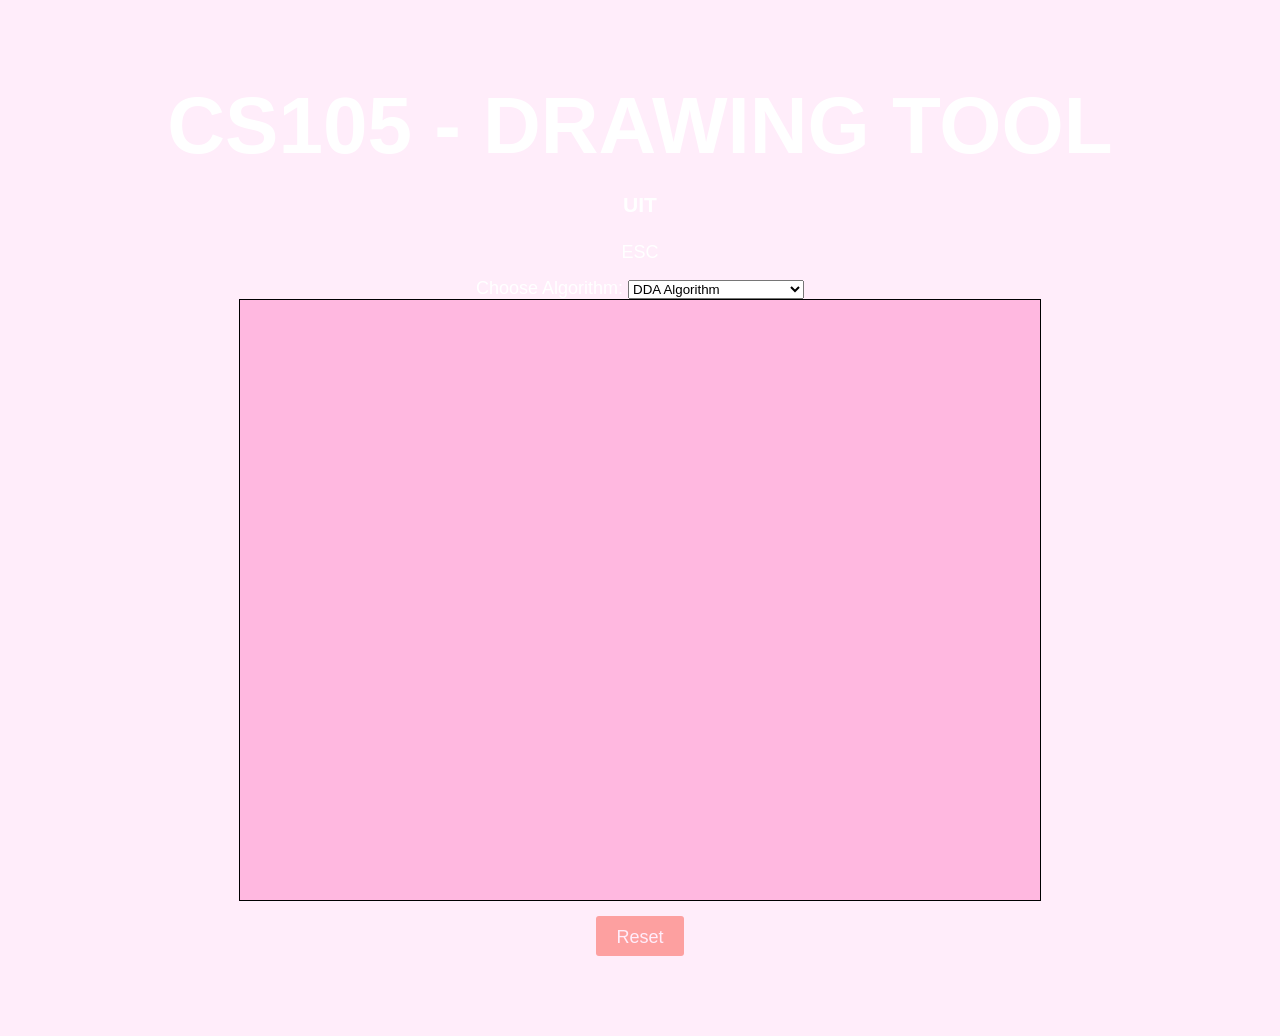
<file: Homework/Lab-01/index.html>
<!DOCTYPE html>
<html lang="en">
<head>
    <meta charset="UTF-8">
    <meta name="viewport" content="width=device-width, initial-scale=1.0">
    <title>Lab 1</title>
    <link href="style/main.css" rel="stylesheet" type="text/css">
    <style>
        body { font-family: Arial, sans-serif; }
        canvas { border: 1px solid black; }
    </style>
</head>
<body>
    <div class="container">
        <div class="heading">
            <h1 class="title">CS105 - DRAWING TOOL</h1>
            <h3 class="author">UIT</h3>
        </div>
        <p class="hint">ESC</p>
        <label for="algorithm">Choose Algorithm:</label>
        <select id="algorithm">
            <option value="dda">DDA Algorithm</option>
            <option value="bresenham">Bresenham Algorithm</option>
            <option value="midpoint">Midpoint Circle Algorithm</option>
            <option value="ellipse">Midpoint Ellipse Algorithm</option>
        </select>
        <div class="main-container">
            <canvas id="canvas"></canvas>
        </div>
        <div class="buttons">
            <button id="reset">Reset</button>
        </div>
        <script>
            let script;
            document.getElementById("algorithm").addEventListener("change", function() {
                if (script) document.body.removeChild(script);
                script = document.createElement("script");
                script.src = "src/" + this.value + ".js";
                document.body.appendChild(script);
            });
            document.getElementById("algorithm").dispatchEvent(new Event("change"));
        </script>
    </div>
</body>
</html>
</file>
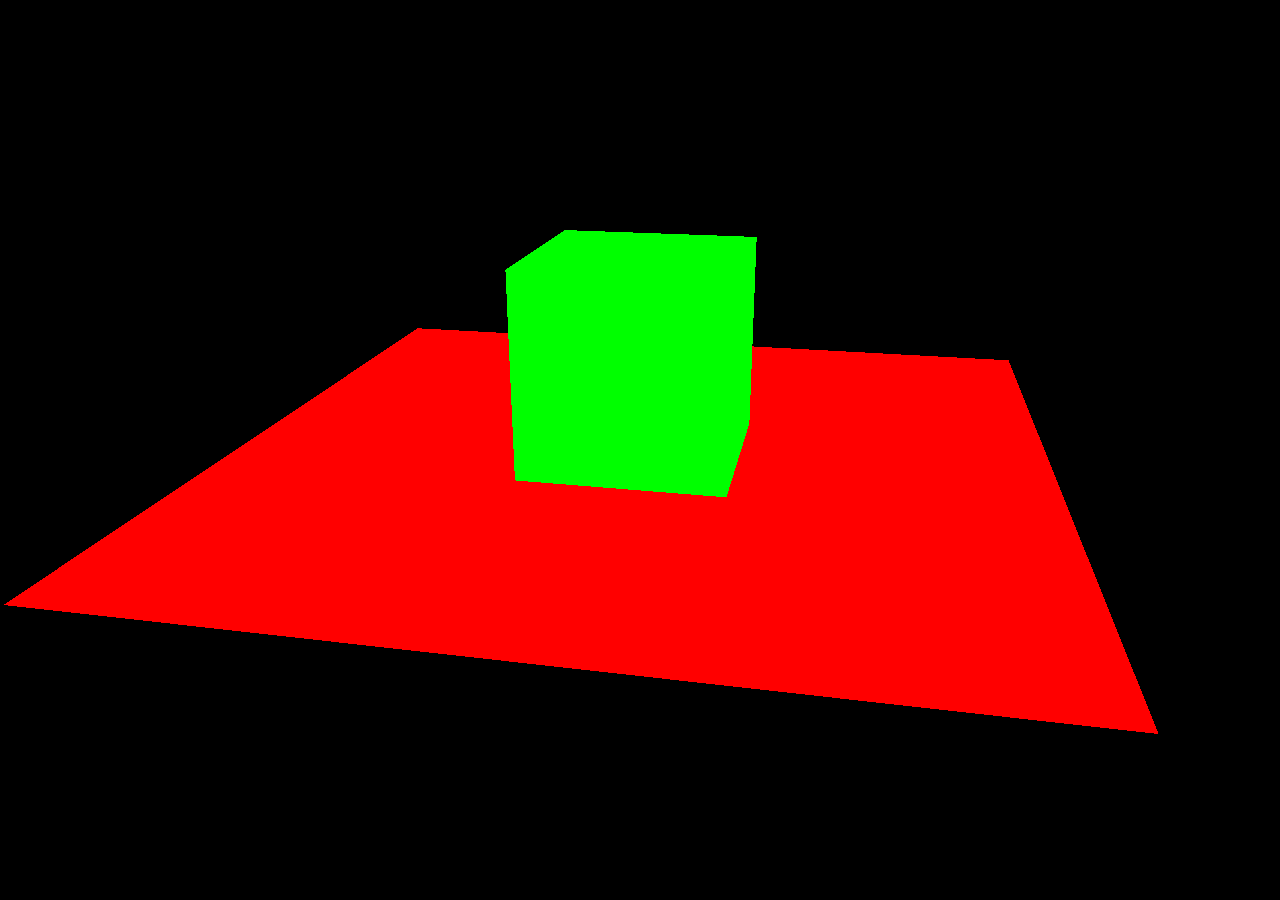
<file: Homework/Lab-04/index.html>
<!DOCTYPE html>
<html>
<head>
    <title>Three.js</title>
    <style type='text/css'>
        html, body {
            margin: 0;
            padding: 0;
            overflow: hidden;
        }
    </style>
</head>
<body>
    <div id="webgl"></div>
    <script src="./lib/three.js"></script>
    <script src="./main.js"></script>
</body>
</html>
</file>
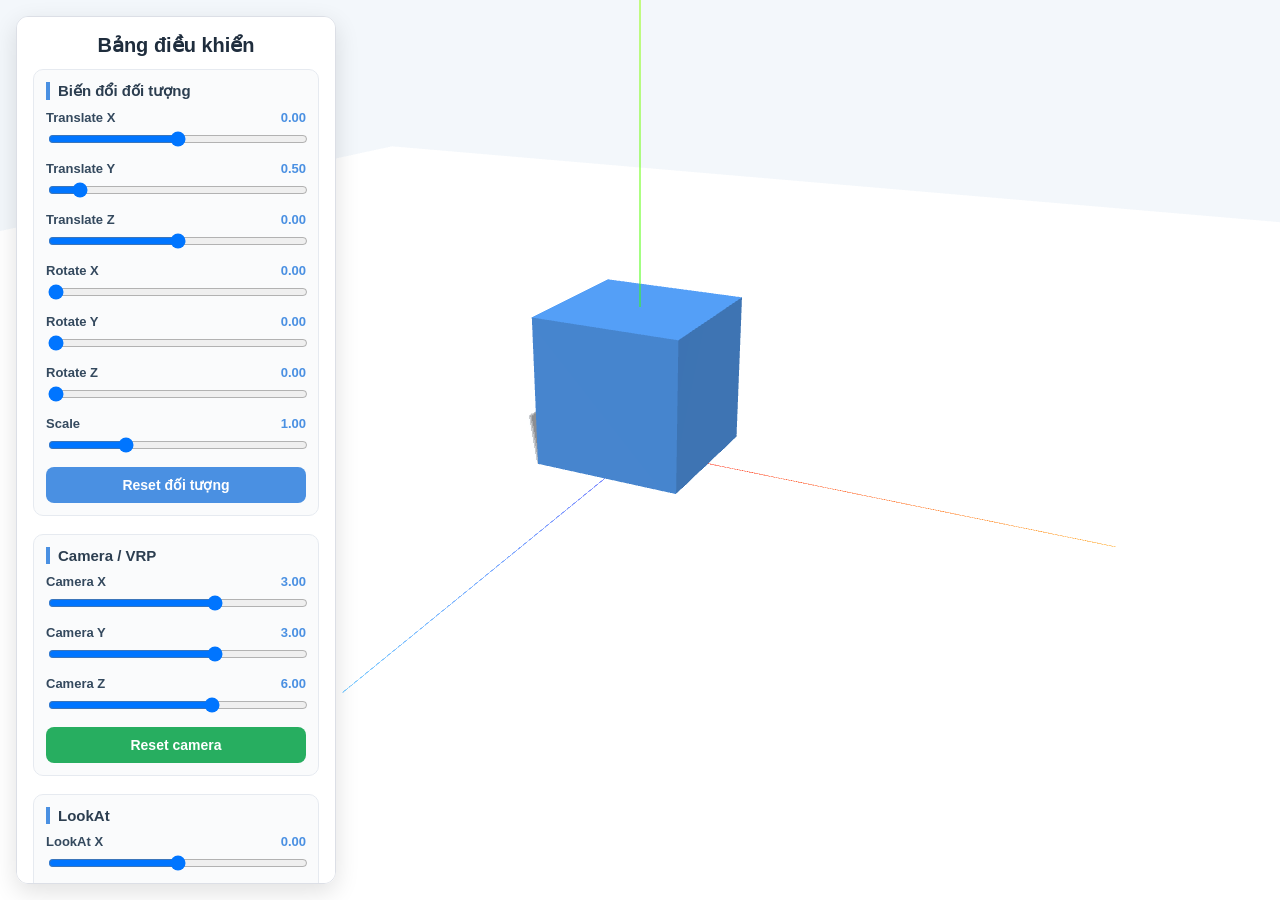
<file: Homework/Lab-05/index.html>
<!DOCTYPE html>
<html lang="vi">
<head>
    <meta charset="UTF-8" />
    <meta name="viewport" content="width=device-width, initial-scale=1.0" />
    <title>Three.js - Biến đổi đối tượng và Camera</title>

    <style>
        * {
            box-sizing: border-box;
        }

        html, body {
            margin: 0;
            padding: 0;
            width: 100%;
            height: 100%;
            overflow: hidden;
            font-family: Arial, Helvetica, sans-serif;
            background: #f4f6f9;
        }

        #webgl {
            width: 100%;
            height: 100%;
        }

        #control-panel {
            position: absolute;
            top: 16px;
            left: 16px;
            width: 320px;
            max-height: calc(100vh - 32px);
            overflow-y: auto;
            background: rgba(255, 255, 255, 0.95);
            border: 1px solid #dcdfe6;
            border-radius: 12px;
            padding: 16px;
            box-shadow: 0 8px 24px rgba(0, 0, 0, 0.12);
            z-index: 100;
        }

        #control-panel h2 {
            margin: 0 0 12px;
            font-size: 20px;
            color: #1f2d3d;
            text-align: center;
        }

        .group {
            margin-bottom: 18px;
            padding: 12px;
            border: 1px solid #e6eaf0;
            border-radius: 10px;
            background: #fafbfc;
        }

        .group-title {
            margin-bottom: 10px;
            font-size: 15px;
            font-weight: bold;
            color: #2c3e50;
            border-left: 4px solid #4a90e2;
            padding-left: 8px;
        }

        .control-item {
            margin-bottom: 10px;
        }

        .control-item:last-child {
            margin-bottom: 0;
        }

        .control-item label {
            display: flex;
            justify-content: space-between;
            align-items: center;
            margin-bottom: 4px;
            font-size: 13px;
            color: #34495e;
            font-weight: 600;
        }

        .control-item span.value {
            min-width: 48px;
            text-align: right;
            color: #4a90e2;
            font-weight: bold;
        }

        .control-item input[type="range"] {
            width: 100%;
            cursor: pointer;
        }

        .button-row {
            display: flex;
            gap: 10px;
            margin-top: 8px;
        }

        button {
            flex: 1;
            border: none;
            border-radius: 8px;
            padding: 10px 12px;
            font-size: 14px;
            font-weight: bold;
            cursor: pointer;
            transition: 0.2s ease;
        }

        #reset-object {
            background: #4a90e2;
            color: white;
        }

        #reset-object:hover {
            background: #357abd;
        }

        #reset-camera {
            background: #27ae60;
            color: white;
        }

        #reset-camera:hover {
            background: #1f8a4c;
        }

        #note {
            margin-top: 10px;
            font-size: 12px;
            line-height: 1.5;
            color: #666;
            background: #fff8e7;
            border: 1px solid #f3df9b;
            border-radius: 8px;
            padding: 10px;
        }

        @media (max-width: 768px) {
            #control-panel {
                width: calc(100vw - 24px);
                left: 12px;
                top: 12px;
                max-height: 55vh;
            }
        }
    </style>
</head>
<body>
    <div id="control-panel">
        <h2>Bảng điều khiển</h2>

        <div class="group">
            <div class="group-title">Biến đổi đối tượng</div>

            <div class="control-item">
                <label>Translate X <span class="value" id="txValue">0</span></label>
                <input type="range" id="translateX" min="-5" max="5" step="0.1" value="0">
            </div>

            <div class="control-item">
                <label>Translate Y <span class="value" id="tyValue">0.5</span></label>
                <input type="range" id="translateY" min="0" max="5" step="0.1" value="0.5">
            </div>

            <div class="control-item">
                <label>Translate Z <span class="value" id="tzValue">0</span></label>
                <input type="range" id="translateZ" min="-5" max="5" step="0.1" value="0">
            </div>

            <div class="control-item">
                <label>Rotate X <span class="value" id="rxValue">0</span></label>
                <input type="range" id="rotateX" min="0" max="6.28" step="0.01" value="0">
            </div>

            <div class="control-item">
                <label>Rotate Y <span class="value" id="ryValue">0</span></label>
                <input type="range" id="rotateY" min="0" max="6.28" step="0.01" value="0">
            </div>

            <div class="control-item">
                <label>Rotate Z <span class="value" id="rzValue">0</span></label>
                <input type="range" id="rotateZ" min="0" max="6.28" step="0.01" value="0">
            </div>

            <div class="control-item">
                <label>Scale <span class="value" id="scaleValue">1</span></label>
                <input type="range" id="scale" min="0.2" max="3" step="0.1" value="1">
            </div>

            <div class="button-row">
                <button id="reset-object">Reset đối tượng</button>
            </div>
        </div>

        <div class="group">
            <div class="group-title">Camera / VRP</div>

            <div class="control-item">
                <label>Camera X <span class="value" id="camXValue">3</span></label>
                <input type="range" id="cameraX" min="-10" max="10" step="0.1" value="3">
            </div>

            <div class="control-item">
                <label>Camera Y <span class="value" id="camYValue">3</span></label>
                <input type="range" id="cameraY" min="-10" max="10" step="0.1" value="3">
            </div>

            <div class="control-item">
                <label>Camera Z <span class="value" id="camZValue">6</span></label>
                <input type="range" id="cameraZ" min="-10" max="15" step="0.1" value="6">
            </div>

            <div class="button-row">
                <button id="reset-camera">Reset camera</button>
            </div>
        </div>

        <div class="group">
            <div class="group-title">LookAt</div>

            <div class="control-item">
                <label>LookAt X <span class="value" id="lookXValue">0</span></label>
                <input type="range" id="lookAtX" min="-5" max="5" step="0.1" value="0">
            </div>

            <div class="control-item">
                <label>LookAt Y <span class="value" id="lookYValue">0</span></label>
                <input type="range" id="lookAtY" min="-5" max="5" step="0.1" value="0">
            </div>

            <div class="control-item">
                <label>LookAt Z <span class="value" id="lookZValue">0</span></label>
                <input type="range" id="lookAtZ" min="-5" max="5" step="0.1" value="0">
            </div>
        </div>

        <div class="group">
            <div class="group-title">Ánh sáng</div>

            <div class="control-item">
                <label>Ambient Light 
                    <span class="value" id="ambientValue">0.6</span>
                </label>
                <input type="range" id="ambientLight" min="0" max="2" step="0.1" value="0.6">
            </div>

            <div class="control-item">
                <label>Directional Light 
                    <span class="value" id="directionalValue">1</span>
                </label>
                <input type="range" id="directionalLight" min="0" max="3" step="0.1" value="1">
            </div>
        </div>

        <div class="group">
            <div class="group-title">Màu sắc</div>

            <div class="control-item">
                <label>Màu khối hộp</label>
                <input type="color" id="boxColor" value="#4a90e2">
            </div>

            <div class="control-item">
                <label>Màu mặt phẳng</label>
                <input type="color" id="planeColor" value="#e5e7eb">
            </div>

            <div class="control-item">
                <label>Màu Ambient Light</label>
                <input type="color" id="ambientColor" value="#ffffff">
            </div>

            <div class="control-item">
                <label>Màu Directional Light</label>
                <input type="color" id="directionalColor" value="#ffffff">
            </div>

            <div class="control-item">
                <label>Màu nền</label>
                <input type="color" id="backgroundColor" value="#f3f7fb">
            </div>
        </div>

        <div id="note">
            Dùng chuột kéo thanh trượt để thay đổi phép tịnh tiến, quay, tỉ lệ của đối tượng, đồng thời thay đổi vị trí camera (VRP) và điểm nhìn LookAt.
        </div>
    </div>

    <div id="webgl"></div>

    <script src="./lib/three.js"></script>
    <script src="./main.js"></script>
</body>
</html>
</file>
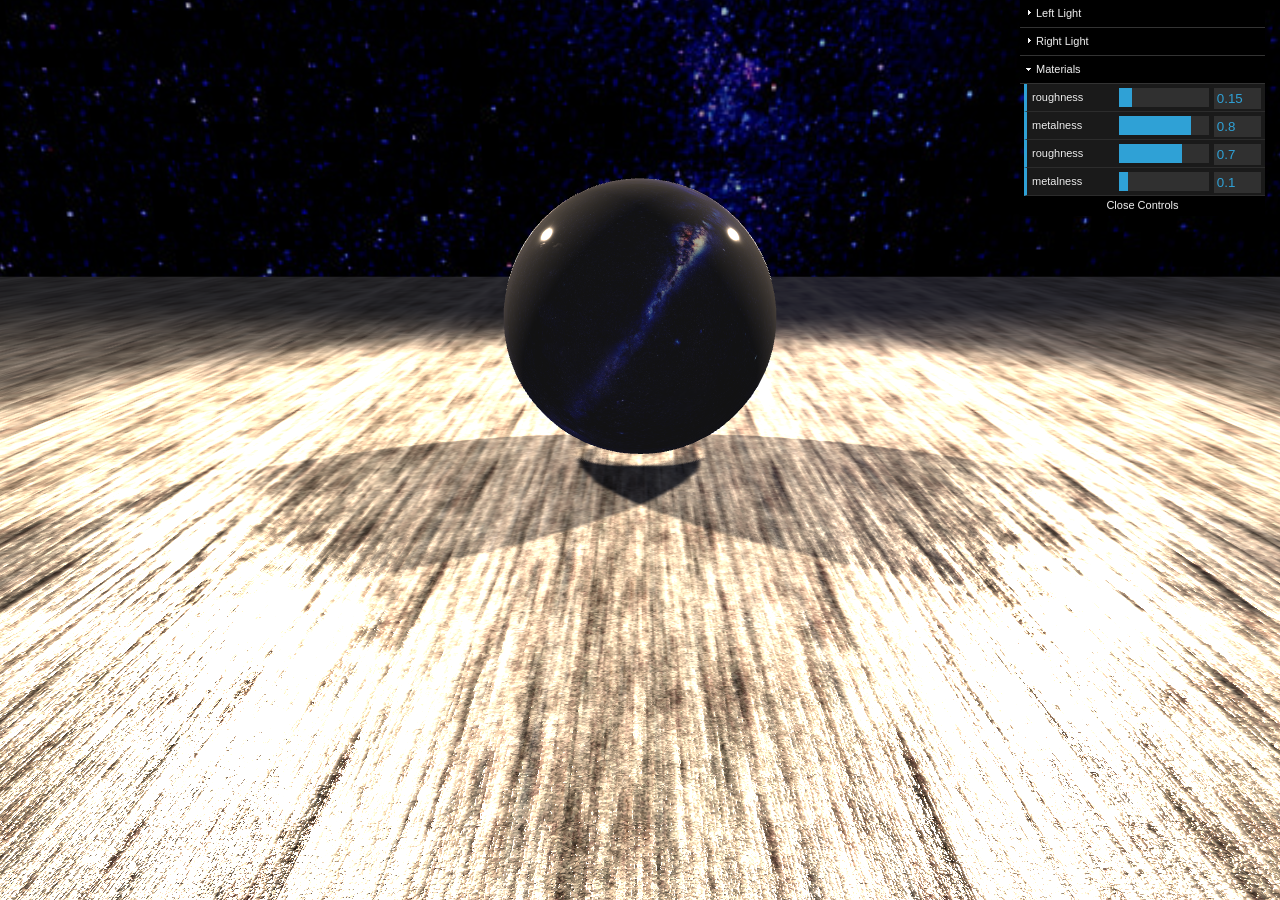
<file: Homework/Lab-06/index.html>
<!DOCTYPE html>
<html lang="vi">
<head>
  <meta charset="UTF-8" />
  <meta name="viewport" content="width=device-width, initial-scale=1.0" />
  <title>Three.js</title>

  <style>
    html, body {
      margin: 0;
      padding: 0;
      overflow: hidden;
      width: 100%;
      height: 100%;
    }

    #webgl {
      width: 100vw;
      height: 100vh;
    }

    canvas {
      display: block;
    }
  </style>
</head>

<body>
  <div id="webgl"></div>

  <script src="./lib/three.js"></script>
  <script src="./lib/OrbitControls.js"></script>
  <script src="./lib/dat.gui.min.js"></script>
  <script src="./main.js"></script>
</body>
</html>
</file>
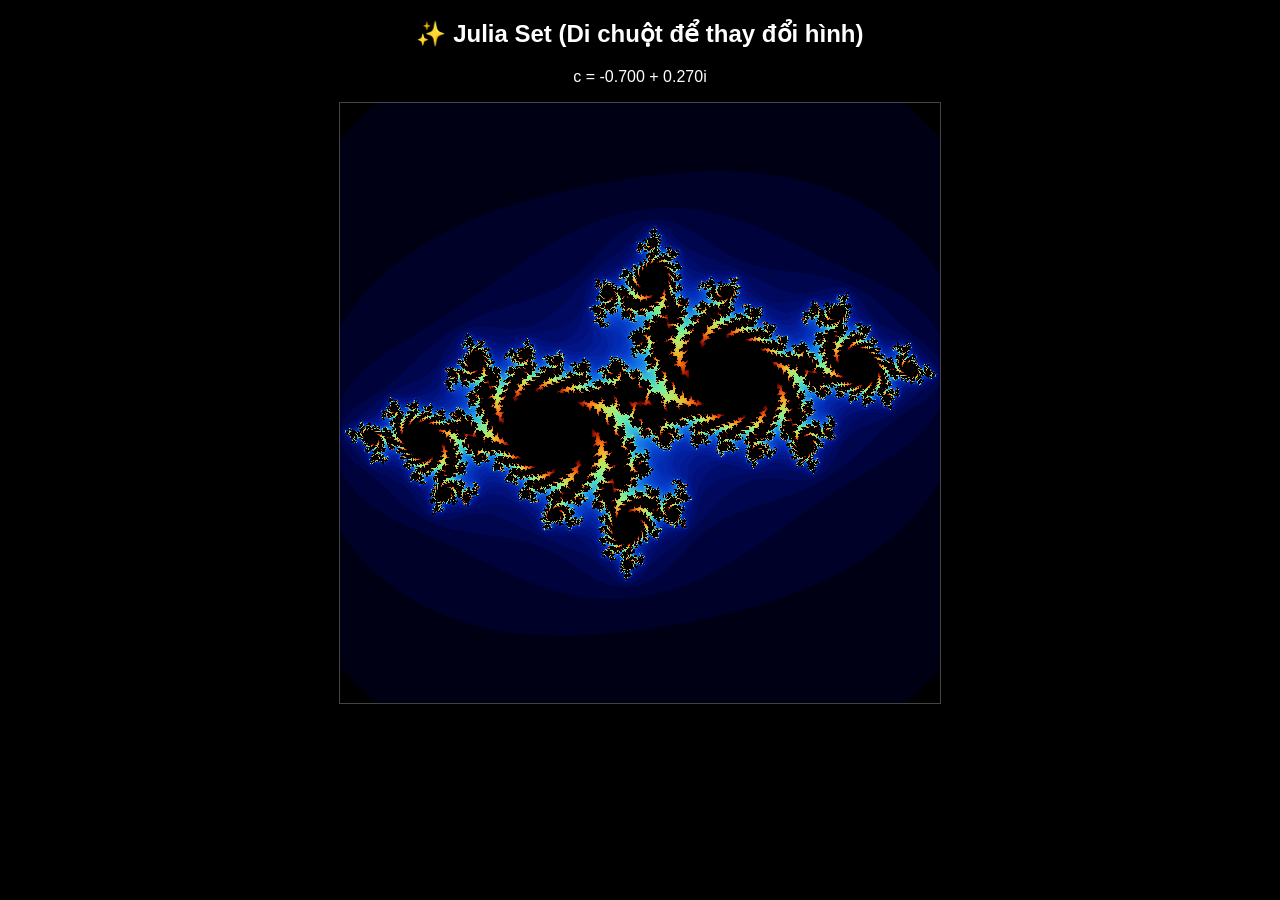
<file: Homework/Lab-03/julia_set.html>
<!DOCTYPE html>
<html lang="vi">
<head>
<meta charset="UTF-8">
<title>Julia Set</title>

<style>
body {
    background: black;
    color: white;
    text-align: center;
    font-family: Arial;
}
canvas {
    border: 1px solid #444;
    cursor: crosshair;
}
</style>
</head>

<body>

<h2>✨ Julia Set (Di chuột để thay đổi hình)</h2>
<p>c = <span id="cval"></span></p>

<canvas id="canvas" width="600" height="600"></canvas>

<script>
const canvas = document.getElementById("canvas");
const ctx = canvas.getContext("2d");

const width = canvas.width;
const height = canvas.height;

let cx = -0.7;
let cy = 0.27015;

const maxIter = 100;

// ==========================
// VẼ JULIA
// ==========================
function drawJulia() {
    const img = ctx.createImageData(width, height);
    const data = img.data;

    for (let px = 0; px < width; px++) {
        for (let py = 0; py < height; py++) {

            let x = (px / width) * 3 - 1.5;
            let y = (py / height) * 3 - 1.5;

            let iter = 0;

            while (x*x + y*y <= 4 && iter < maxIter) {
                let xtemp = x*x - y*y + cx;
                y = 2*x*y + cy;
                x = xtemp;
                iter++;
            }

            let i = (py * width + px) * 4;

            if (iter === maxIter) {
                data[i] = 0;
                data[i+1] = 0;
                data[i+2] = 0;
                data[i+3] = 255;
            } else {
                let t = iter / maxIter;

                data[i]   = 9*(1-t)*t*t*t*255;
                data[i+1] = 15*(1-t)*(1-t)*t*t*255;
                data[i+2] = 8.5*(1-t)*(1-t)*(1-t)*t*255;
                data[i+3] = 255;
            }
        }
    }

    ctx.putImageData(img, 0, 0);

    document.getElementById("cval").innerText =
        cx.toFixed(3) + " + " + cy.toFixed(3) + "i";
}

// ==========================
// INTERACTION
// ==========================
canvas.addEventListener("mousemove", (e) => {
    let rect = canvas.getBoundingClientRect();

    let x = e.clientX - rect.left;
    let y = e.clientY - rect.top;

    // map chuột → giá trị c
    cx = (x / width) * 2 - 1;
    cy = (y / height) * 2 - 1;

    drawJulia();
});

// ==========================
// RUN
// ==========================
drawJulia();

</script>

</body>
</html>
</file>
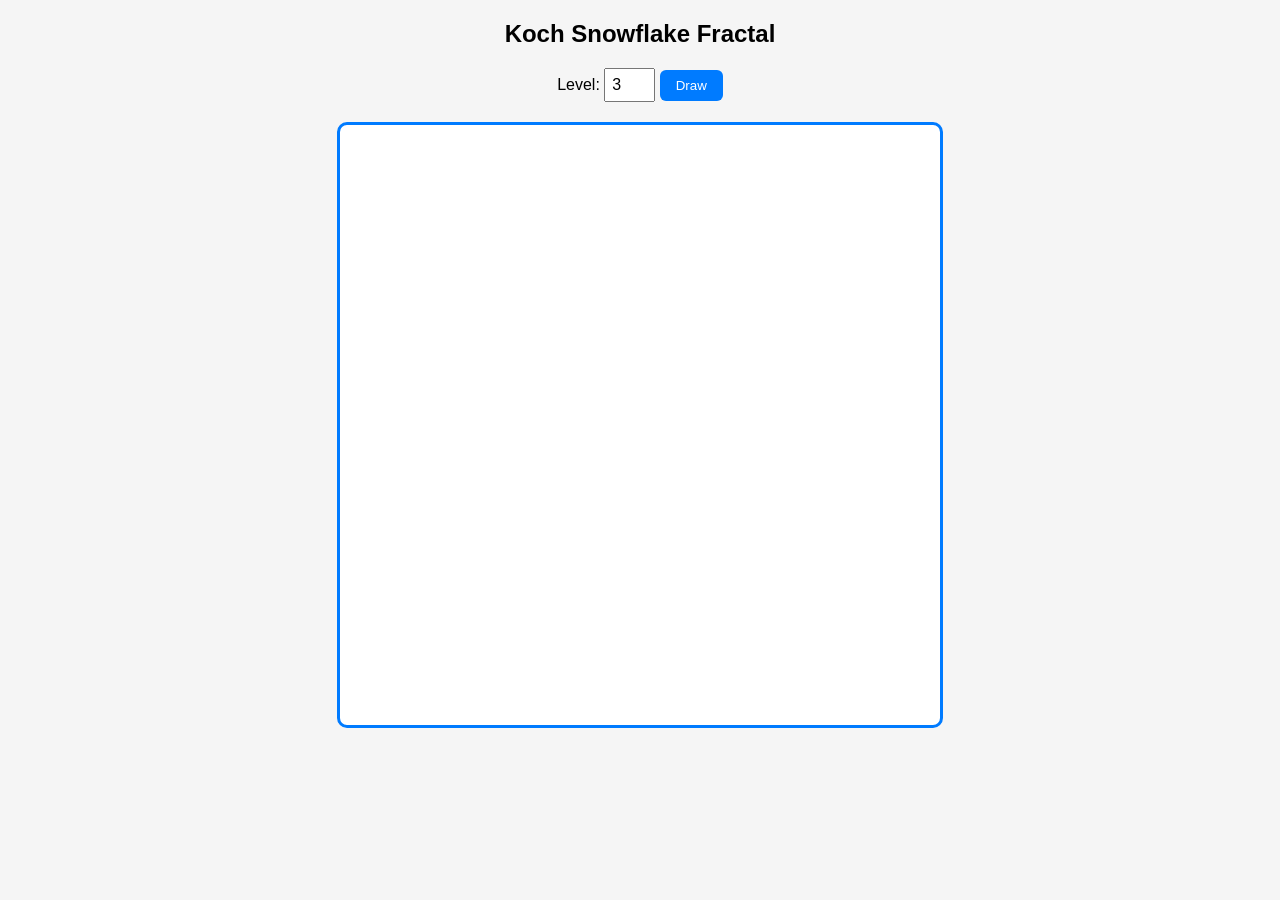
<file: Homework/Lab-03/koch_snowflake.html>
<!DOCTYPE html>
<html lang="en">
<head>
  <meta charset="UTF-8" />
  <title>Koch Snowflake</title>
  <style>
    body {
      text-align: center;
      font-family: Arial;
      background: #f5f5f5;
    }

    canvas {
      border: 3px solid #007bff;
      background: white;
      margin-top: 20px;
      border-radius: 10px;
    }

    .controls {
      margin-top: 20px;
    }

    input {
      padding: 6px;
      font-size: 16px;
    }

    button {
      padding: 8px 16px;
      background: #007bff;
      color: white;
      border: none;
      border-radius: 6px;
      cursor: pointer;
    }
  </style>
</head>
<body>

  <h2>Koch Snowflake Fractal</h2>

  <div class="controls">
    Level:
    <input type="number" id="level" min="0" max="6" value="3">
    <button onclick="render()">Draw</button>
  </div>

  <canvas id="canvas" width="600" height="600"></canvas>

  <script>
    const canvas = document.getElementById("canvas");
    const ctx = canvas.getContext("2d");

    function clearCanvas() {
      ctx.clearRect(0, 0, canvas.width, canvas.height);
    }

    function drawKochSnowflake(level) {
      const size = 350;
      const height = size * Math.sqrt(3) / 2;

      const centerX = canvas.width / 2;
      const centerY = canvas.height / 2;

      const A = { x: centerX, y: centerY - height / 2 };
      const B = { x: centerX - size / 2, y: centerY + height / 2 };
      const C = { x: centerX + size / 2, y: centerY + height / 2 };

      ctx.beginPath();
      ctx.moveTo(A.x, A.y);

      drawKoch(A, B, level);
      drawKoch(B, C, level);
      drawKoch(C, A, level);

      ctx.stroke();
    }

    function drawKoch(p1, p2, level) {
      if (level === 0) {
        ctx.lineTo(p2.x, p2.y);
        return;
      }

      const dx = (p2.x - p1.x) / 3;
      const dy = (p2.y - p1.y) / 3;

      const pa = { x: p1.x + dx, y: p1.y + dy };
      const pb = { x: p1.x + 2 * dx, y: p1.y + 2 * dy };

      const baseAngle = Math.atan2(dy, dx);
      const angle = baseAngle + Math.PI / 3;
      const length = Math.hypot(dx, dy);

      const peak = {
        x: pa.x + Math.cos(angle) * length,
        y: pa.y + Math.sin(angle) * length
      };

      drawKoch(p1, pa, level - 1);
      drawKoch(pa, peak, level - 1);
      drawKoch(peak, pb, level - 1);
      drawKoch(pb, p2, level - 1);
    }

    function render() {
      clearCanvas();

      const level = parseInt(document.getElementById("level").value, 10);
      ctx.strokeStyle = "black";

      drawKochSnowflake(Math.max(0, Math.min(level, 6)));
    }
  </script>

</body>
</html>
</file>
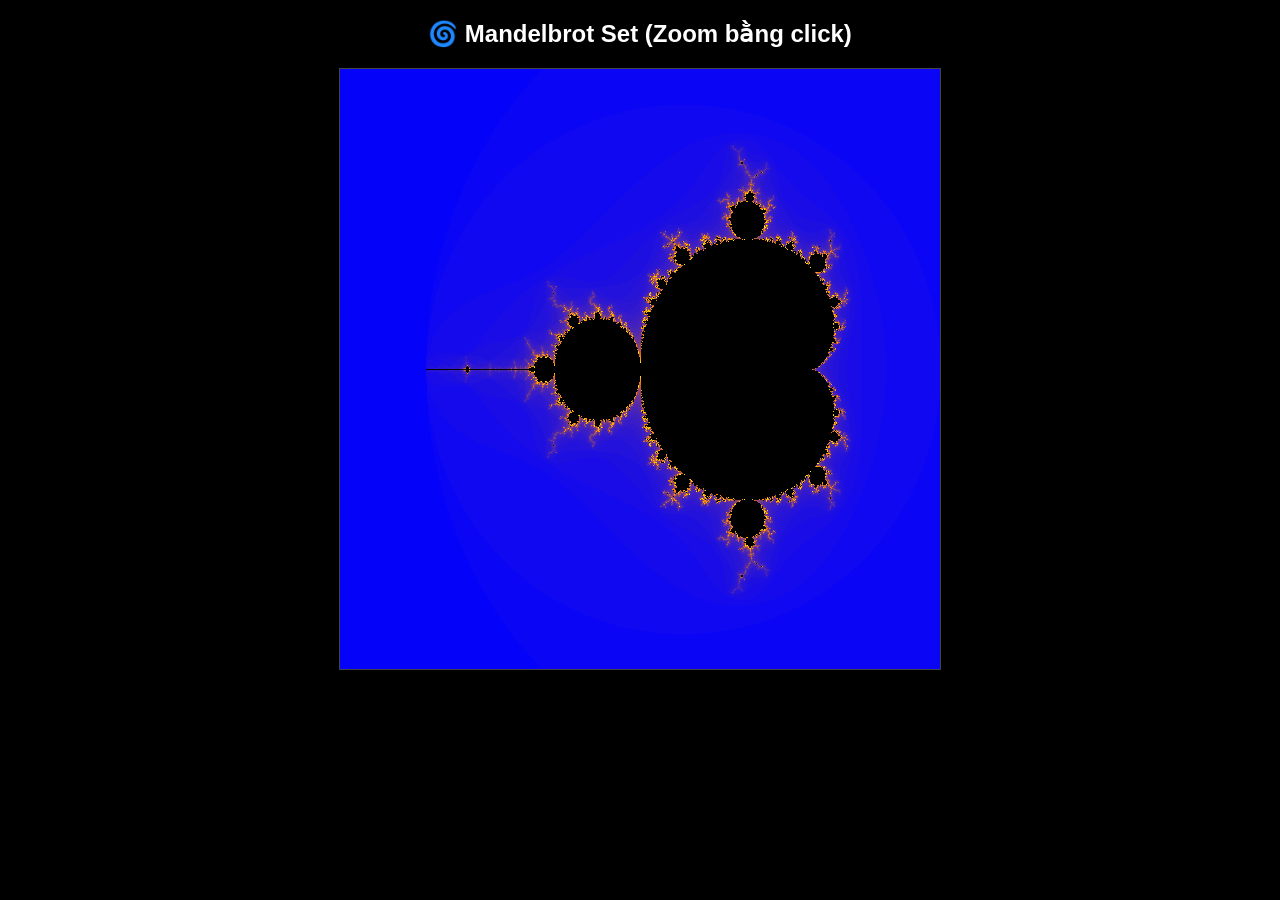
<file: Homework/Lab-03/mandelbrot_set.html>
<!DOCTYPE html>
<html lang="vi">
<head>
<meta charset="UTF-8">
<title>Mandelbrot Set</title>

<style>
body {
    background: black;
    color: white;
    text-align: center;
    font-family: Arial;
}
canvas {
    border: 1px solid #444;
    cursor: crosshair;
}
</style>
</head>

<body>

<h2>🌀 Mandelbrot Set (Zoom bằng click)</h2>
<canvas id="canvas" width="600" height="600"></canvas>

<script>
const canvas = document.getElementById("canvas");
const ctx = canvas.getContext("2d");

let width = canvas.width;
let height = canvas.height;

// vùng phức ban đầu
let xmin = -2.5, xmax = 1;
let ymin = -1.5, ymax = 1.5;

const maxIter = 100;

// ==========================
// VẼ MANDELBROT
// ==========================
function drawMandelbrot() {
    const image = ctx.createImageData(width, height);
    const data = image.data;

    for (let px = 0; px < width; px++) {
        for (let py = 0; py < height; py++) {

            let x0 = xmin + (px / width) * (xmax - xmin);
            let y0 = ymin + (py / height) * (ymax - ymin);

            let x = 0;
            let y = 0;
            let iter = 0;

            while (x*x + y*y <= 4 && iter < maxIter) {
                let xtemp = x*x - y*y + x0;
                y = 2*x*y + y0;
                x = xtemp;
                iter++;
            }

            let index = (py * width + px) * 4;

            if (iter === maxIter) {
                // điểm thuộc Mandelbrot → đen
                data[index] = 0;
                data[index+1] = 0;
                data[index+2] = 0;
                data[index+3] = 255;
            } else {
                // màu gradient
                let color = iter * 5;

                data[index] = color;
                data[index+1] = color * 0.5;
                data[index+2] = 255 - color;
                data[index+3] = 255;
            }
        }
    }

    ctx.putImageData(image, 0, 0);
}

// ==========================
// ZOOM (click chuột)
// ==========================
canvas.addEventListener("click", function(e) {
    let rect = canvas.getBoundingClientRect();

    let x = e.clientX - rect.left;
    let y = e.clientY - rect.top;

    let cx = xmin + (x / width) * (xmax - xmin);
    let cy = ymin + (y / height) * (ymax - ymin);

    let zoom = 0.5;

    let dx = (xmax - xmin) * zoom;
    let dy = (ymax - ymin) * zoom;

    xmin = cx - dx/2;
    xmax = cx + dx/2;
    ymin = cy - dy/2;
    ymax = cy + dy/2;

    drawMandelbrot();
});

// ==========================
// RUN
// ==========================
drawMandelbrot();

</script>

</body>
</html>
</file>
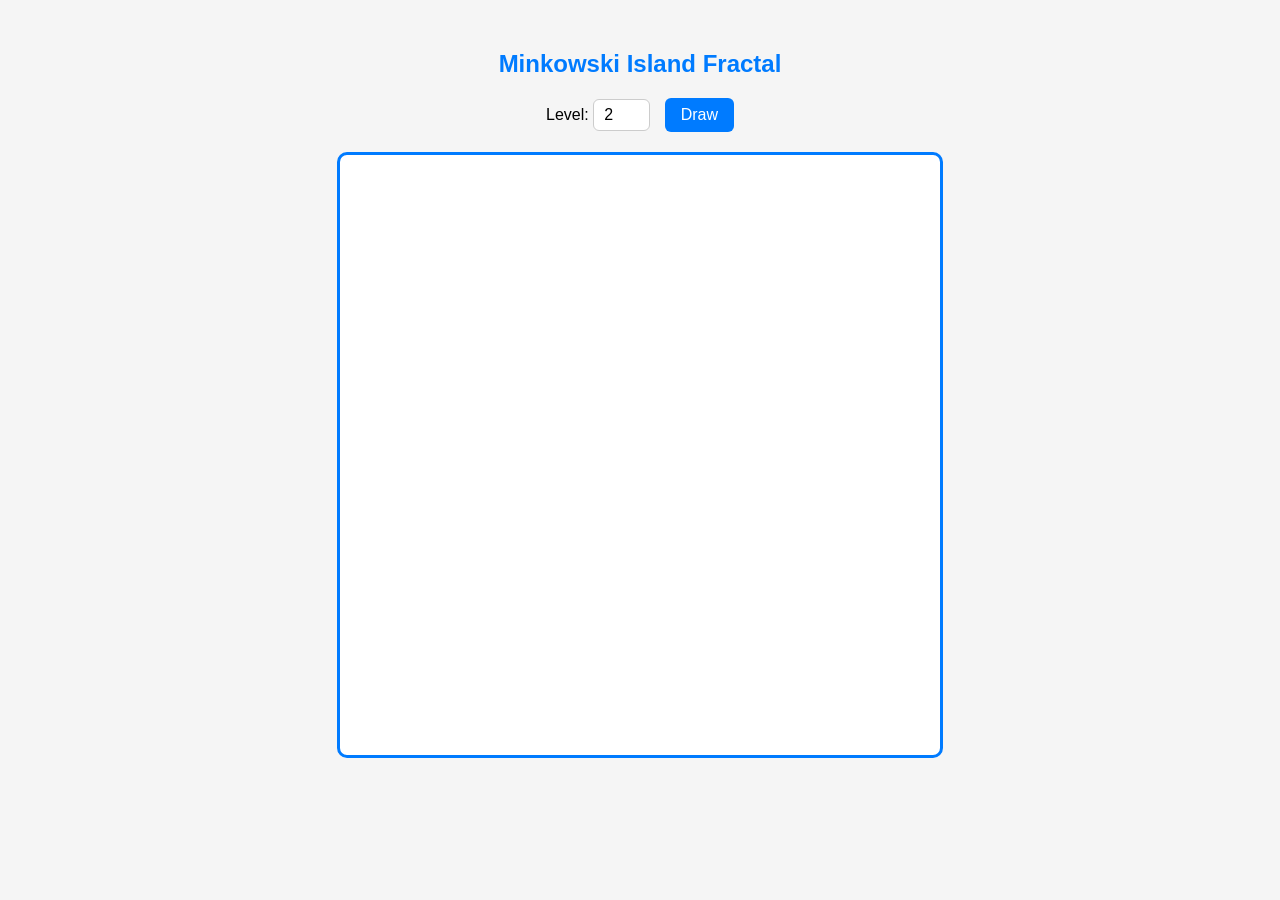
<file: Homework/Lab-03/minkowski.html>
<!DOCTYPE html>
<html lang="en">
<head>
  <meta charset="UTF-8" />
  <title>Minkowski Island</title>
  <style>
    body {
      text-align: center;
      font-family: Arial, sans-serif;
      background: #f5f5f5;
      margin: 0;
      padding: 30px;
    }

    h2 {
      color: #007bff;
      margin-bottom: 20px;
    }

    .controls {
      margin-bottom: 20px;
    }

    input {
      padding: 6px 10px;
      font-size: 16px;
      border: 1px solid #ccc;
      border-radius: 6px;
    }

    button {
      padding: 8px 16px;
      font-size: 16px;
      border: none;
      border-radius: 6px;
      background: #007bff;
      color: white;
      cursor: pointer;
      margin-left: 10px;
    }

    button:hover {
      background: #005ecb;
    }

    canvas {
      border: 3px solid #007bff;
      background: white;
      border-radius: 10px;
    }
  </style>
</head>
<body>
  <h2>Minkowski Island Fractal</h2>

  <div class="controls">
    Level:
    <input type="number" id="level" min="0" max="5" value="2">
    <button onclick="render()">Draw</button>
  </div>

  <canvas id="canvas" width="600" height="600"></canvas>

  <script>
    const canvas = document.getElementById("canvas");
    const ctx = canvas.getContext("2d");

    function clearCanvas() {
      ctx.clearRect(0, 0, canvas.width, canvas.height);
    }

    function drawMinkowskiIsland(ctx, level) {
      const size = 300;
      const startX = 150;
      const startY = 150;

      const square = [
        { x: startX, y: startY + size },       // Bottom-left
        { x: startX + size, y: startY + size },// Bottom-right
        { x: startX + size, y: startY },       // Top-right
        { x: startX, y: startY }               // Top-left
      ];

      ctx.beginPath();
      ctx.moveTo(square[0].x, square[0].y);

      for (let i = 0; i < 4; i++) {
        const from = square[i];
        const to = square[(i + 1) % 4];
        const path = generateMinkowskiEdge(from, to, level);

        for (let j = 1; j < path.length; j++) {
          ctx.lineTo(path[j].x, path[j].y);
        }
      }

      ctx.closePath();
      ctx.stroke();
    }

    function generateMinkowskiEdge(p1, p2, level) {
      if (level === 0) return [p1, p2];

      const dx = p2.x - p1.x;
      const dy = p2.y - p1.y;
      const length = Math.sqrt(dx * dx + dy * dy);

      const dirX = dx / length;
      const dirY = dy / length;
      const segment = length / 4;

      const points = [];

      const A = {
        x: p1.x + dirX * segment,
        y: p1.y + dirY * segment
      };
      points.push(...generateMinkowskiEdge(p1, A, level - 1));

      const B1 = {
        x: A.x + dirX * segment,
        y: A.y + dirY * segment
      };

      const normalDir = {
        x: -dirY,
        y: dirX
      };

      const B2 = {
        x: A.x + normalDir.x * segment,
        y: A.y + normalDir.y * segment
      };

      const B3 = {
        x: B2.x + dirX * segment,
        y: B2.y + dirY * segment
      };

      points.push(...generateMinkowskiEdge(A, B2, level - 1));
      points.push(...generateMinkowskiEdge(B2, B3, level - 1));
      points.push(...generateMinkowskiEdge(B3, B1, level - 1));

      const flipNormal = {
        x: -normalDir.x,
        y: -normalDir.y
      };

      const C1 = {
        x: B1.x + flipNormal.x * segment,
        y: B1.y + flipNormal.y * segment
      };

      const C2 = {
        x: C1.x + dirX * segment,
        y: C1.y + dirY * segment
      };

      const C3 = {
        x: B1.x + dirX * segment,
        y: B1.y + dirY * segment
      };

      points.push(...generateMinkowskiEdge(B1, C1, level - 1));
      points.push(...generateMinkowskiEdge(C1, C2, level - 1));
      points.push(...generateMinkowskiEdge(C2, C3, level - 1));

      points.push(...generateMinkowskiEdge(C3, p2, level - 1));

      return deduplicatePoints(points);
    }

    function deduplicatePoints(points) {
      const result = [];
      for (let i = 0; i < points.length; i++) {
        if (
          i === 0 ||
          points[i].x !== points[i - 1].x ||
          points[i].y !== points[i - 1].y
        ) {
          result.push(points[i]);
        }
      }
      return result;
    }

    function render() {
      clearCanvas();

      const level = parseInt(document.getElementById("level").value, 10);
      ctx.strokeStyle = "black";
      ctx.lineWidth = 1.2;

      drawMinkowskiIsland(ctx, Math.max(0, Math.min(level, 4)));
    }
  </script>
</body>
</html>
</file>
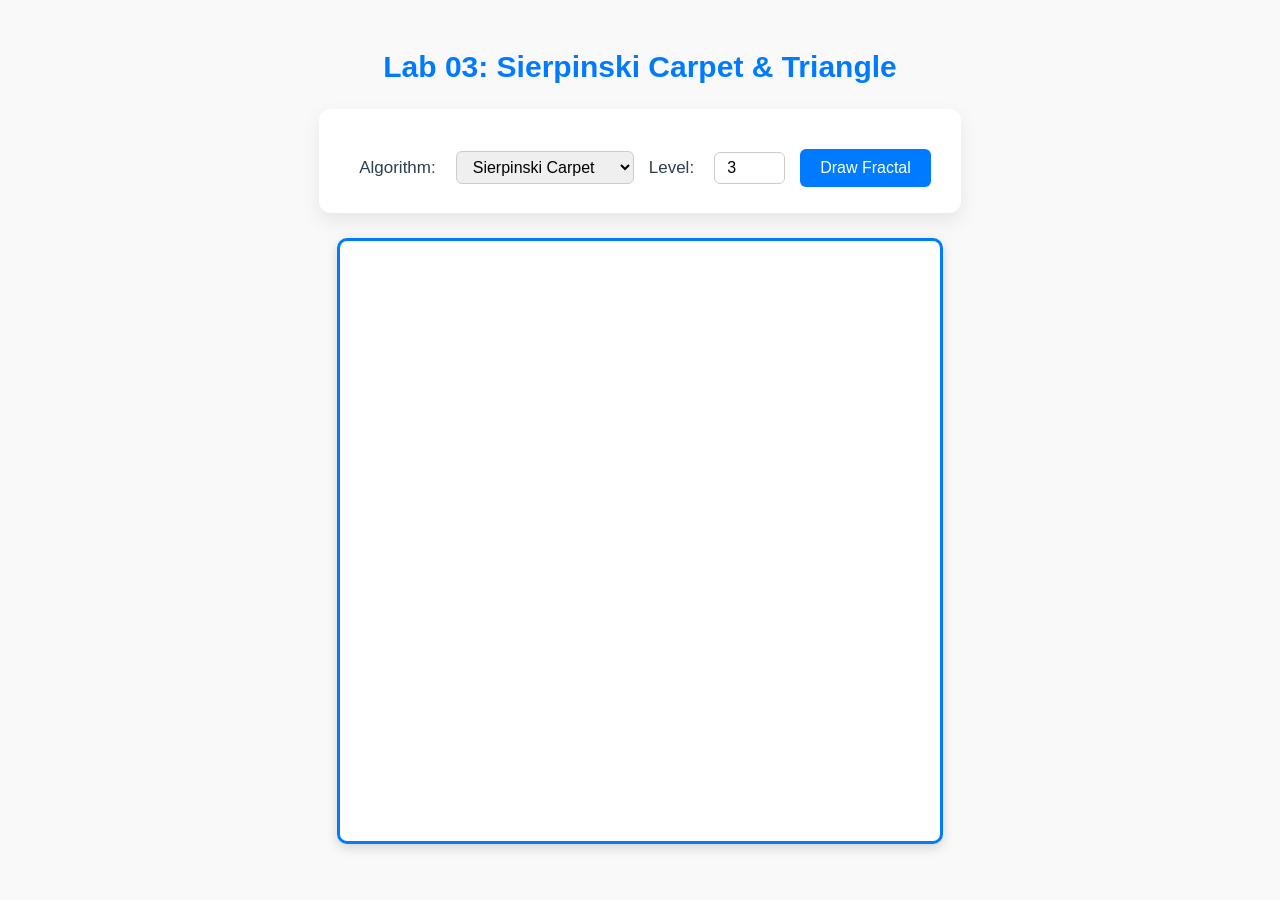
<file: Homework/Lab-03/sierpinski_carpet_and_sierpinski_triangle.html>
<!DOCTYPE html>
<html lang="en">
<head>
  <meta charset="UTF-8" />
  <meta name="viewport" content="width=device-width, initial-scale=1.0" />
  <title>Fractal Graphic - Carpet & Triangle</title>
  <style>
    html, body {
      margin: 0;
      padding: 0;
      background: #f9f9f9;
      color: #2c3e50;
      font-family: "Segoe UI", "Clear Sans", "Helvetica Neue", Arial, sans-serif;
      font-size: 18px;
    }

    body {
      text-align: center;
      padding: 40px 20px;
    }

    h2 {
      margin-top: 10px;
      font-size: 30px;
      color: #007bff;
    }

    canvas {
      border: 3px solid #007bff;
      background-color: #ffffff;
      margin-top: 25px;
      box-shadow: 0 4px 12px rgba(0, 0, 0, 0.15);
      display: block;
      margin-left: auto;
      margin-right: auto;
      border-radius: 10px;
    }

    .controls {
      margin-top: 0;
      background-color: #ffffff;
      padding: 25px 30px;
      display: inline-block;
      border-radius: 12px;
      box-shadow: 0 8px 20px rgba(0, 0, 0, 0.08);
    }

    .controls label {
      display: inline-block;
      margin: 10px;
      font-size: 17px;
      font-weight: 500;
    }

    .controls input,
    .controls select {
      padding: 6px 12px;
      font-size: 16px;
      border: 1px solid #ccc;
      border-radius: 6px;
      outline: none;
      margin-left: 5px;
    }

    .controls input:focus,
    .controls select:focus {
      border-color: #007bff;
      box-shadow: 0 0 5px rgba(0, 121, 107, 0.3);
    }

    button {
      background-color: #007bff;
      color: white;
      border: none;
      padding: 10px 20px;
      border-radius: 6px;
      font-size: 16px;
      margin-left: 10px;
      margin-top: 15px;
      cursor: pointer;
      transition: background-color 0.2s ease, transform 0.2s ease;
    }

    button:hover {
      background-color: #004d40;
      transform: translateY(-2px);
    }
  </style>
</head>
<body>
  <h2>Lab 03: Sierpinski Carpet & Triangle</h2>

  <div class="controls">
    <label for="algorithm">Algorithm:</label>
    <select id="algorithm">
      <option value="carpet">Sierpinski Carpet</option>
      <option value="triangle">Sierpinski Triangle</option>
    </select>

    <label for="level">Level:</label>
    <input type="number" id="level" min="1" max="10" value="3">

    <button onclick="renderFractal()">Draw Fractal</button>
  </div>

  <canvas id="canvas" width="600" height="600"></canvas>

  <script>
    const canvas = document.getElementById("canvas");
    const ctx = canvas.getContext("2d");

    function clearCanvas() {
      ctx.clearRect(0, 0, canvas.width, canvas.height);
    }

    function drawSierpinski(ctx, x, y, size, level) {
      if (level === 1) {
        ctx.fillRect(x, y, size, size);
        return;
      }

      const newSize = size / 3;
      for (let dx = 0; dx < 3; dx++) {
        for (let dy = 0; dy < 3; dy++) {
          if (dx === 1 && dy === 1) continue;
          drawSierpinski(
            ctx,
            x + dx * newSize,
            y + dy * newSize,
            newSize,
            level - 1
          );
        }
      }
    }

    function midpoint(p1, p2) {
      return {
        x: (p1.x + p2.x) / 2,
        y: (p1.y + p2.y) / 2
      };
    }

    function drawSierpinskiTriangle(ctx, p1, p2, p3, level) {
      if (level === 1) {
        ctx.beginPath();
        ctx.moveTo(p1.x, p1.y);
        ctx.lineTo(p2.x, p2.y);
        ctx.lineTo(p3.x, p3.y);
        ctx.closePath();
        ctx.fill();
        return;
      }

      const m1 = midpoint(p1, p2);
      const m2 = midpoint(p2, p3);
      const m3 = midpoint(p3, p1);

      drawSierpinskiTriangle(ctx, p1, m1, m3, level - 1);
      drawSierpinskiTriangle(ctx, m1, p2, m2, level - 1);
      drawSierpinskiTriangle(ctx, m3, m2, p3, level - 1);
    }

    function renderFractal() {
      clearCanvas();

      const algorithm = document.getElementById("algorithm").value;
      const level = parseInt(document.getElementById("level").value, 10);

      ctx.fillStyle = "black";

      if (algorithm === "carpet") {
        const size = canvas.width * 0.8;
        const startX = (canvas.width - size) / 2;
        const startY = (canvas.height - size) / 2;
        drawSierpinski(ctx, startX, startY, size, Math.max(1, Math.min(level, 7)));
      } else if (algorithm === "triangle") {
        const size = canvas.width * 0.9;
        const height = size * Math.sqrt(3) / 2;

        const p1 = {
          x: canvas.width / 2,
          y: (canvas.height - height) / 2
        };
        const p2 = {
          x: (canvas.width - size) / 2,
          y: (canvas.height + height) / 2
        };
        const p3 = {
          x: (canvas.width + size) / 2,
          y: (canvas.height + height) / 2
        };

        drawSierpinskiTriangle(ctx, p1, p2, p3, Math.max(1, Math.min(level, 10)));
      }
    }

  </script>
</body>
</html>
</file>
<file: Homework/Lab-01/style/main.css>
html, body {
  margin: 0;
  padding: 0;
  background: #ffedfa;
  color: #ffffff;
  font-family: "Clear Sans", "Helvetica Neue", Arial, sans-serif;
  font-size: 18px; }

body {
  text-align: center;
  margin: 80px 0; }

.heading:after {
  content: "";
  display: block;
  clear: both; }

h1.title {
  text-align: center;
  font-size: 80px;
  font-weight: bold;
  margin: 0;
  display: block; }

p {
  margin-top: 0;
  margin-bottom: 10px;
  line-height: 1.65; }

.container {
  vertical-align: middle;
  margin: 0 auto; }

.main-container {
  color: inherit;
  color: #e98e8e
}

.buttons {
  margin: 10px; }

.buttons button {
  -webkit-appearance: none;
  -moz-appearance: none;
  appearance: none;
  border: none;
  font: inherit;
  color: inherit;
  cursor: pointer;
  display: inline-block;
  background: #fda0a0;
  border-radius: 3px;
  padding: 0 20px;
  text-decoration: none;
  color: #ffedfa;
  height: 40px;
  line-height: 42px; }
</file>
